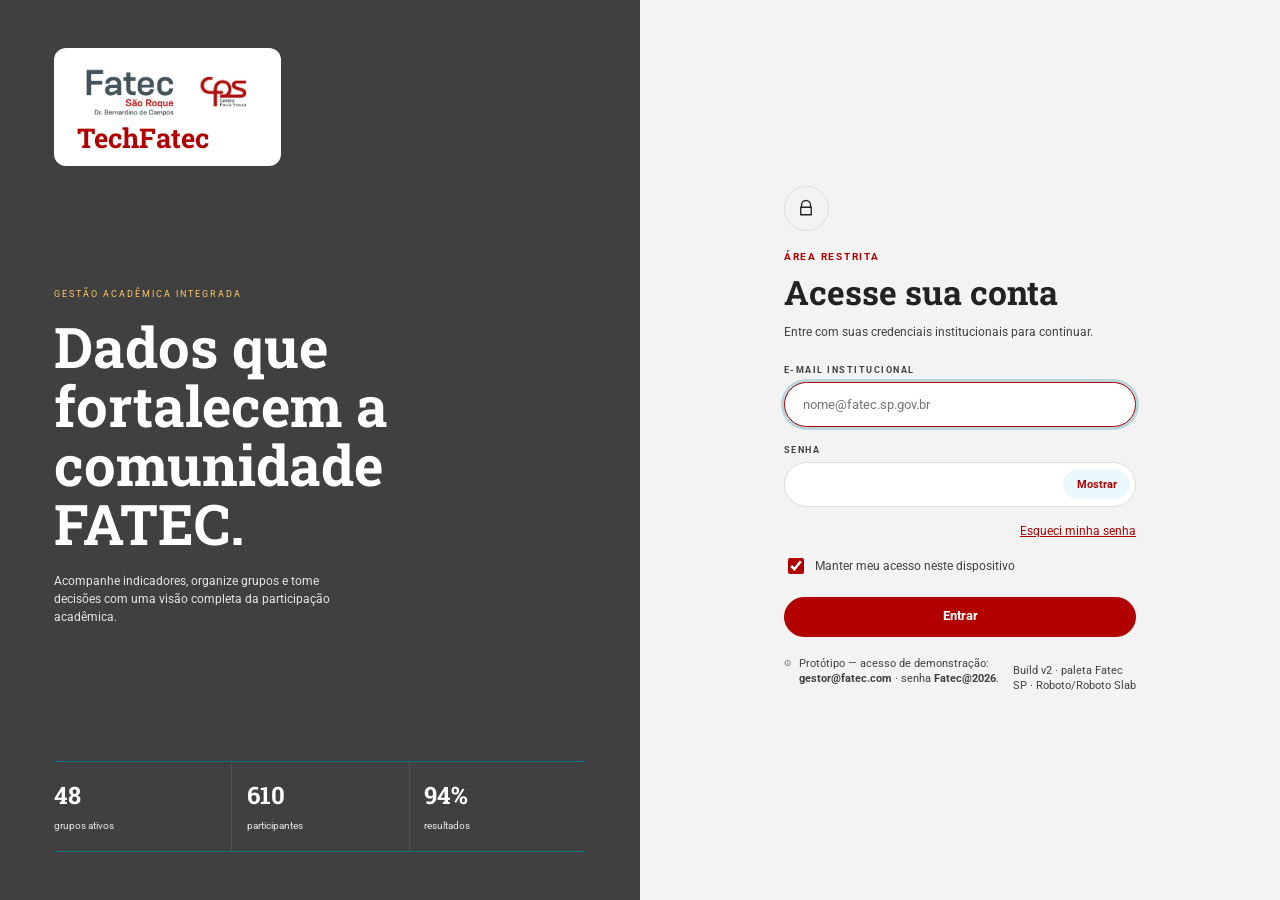
<file: index.html>
<!DOCTYPE html>
<html lang="pt-BR">
<head>
<meta charset="utf-8">
<meta name="viewport" content="width=device-width, initial-scale=1">
<title>Entrar · TechFatec</title>
<link rel="stylesheet" href="css/style.css?v=20261116e">
</head>
<body>
<noscript><p style="padding:2rem">O TechFatec precisa de JavaScript ativado.</p></noscript>
<div id="root"></div>
<script src="js/core.js?v=20261116e"></script>
<script src="js/dados.js?v=20261116e"></script>
<script src="js/charts.js?v=20261116e"></script>
<script src="js/login.js?v=20261116e"></script>
</body>
</html>
</file>
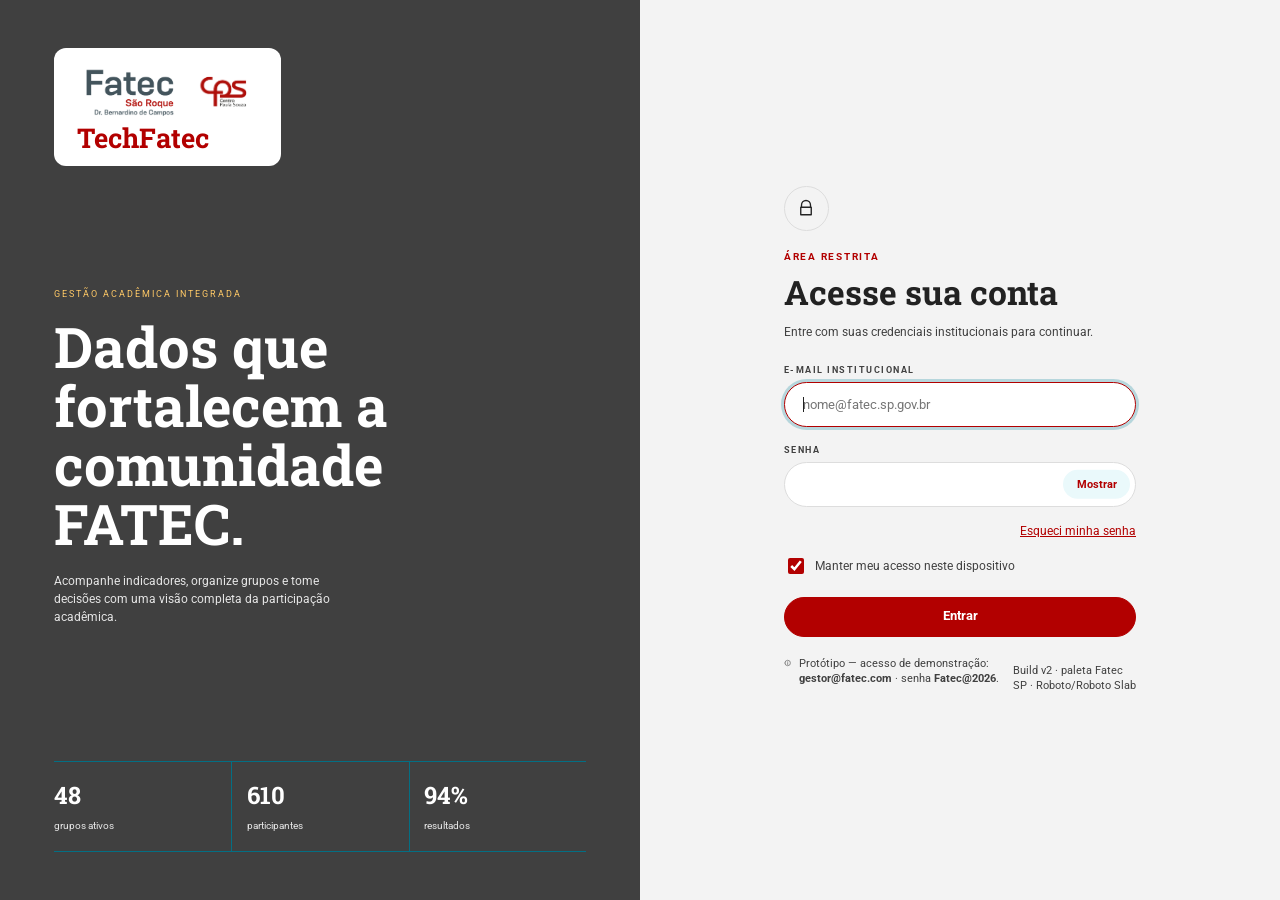
<file: assistente.html>
<!DOCTYPE html>
<html lang="pt-BR">
<head>
<meta charset="utf-8">
<meta name="viewport" content="width=device-width, initial-scale=1">
<title>Assistente de relatórios · TechFatec</title>
<link rel="stylesheet" href="css/style.css?v=20261116e">
</head>
<body>
<noscript><p style="padding:2rem">O TechFatec precisa de JavaScript ativado.</p></noscript>
<div id="root"></div>
<script src="js/core.js?v=20261116e"></script>
<script src="js/dados.js?v=20261116e"></script>
<script src="js/charts.js?v=20261116e"></script>
<script src="js/assistente.js?v=20261116e"></script>
</body>
</html>
</file>
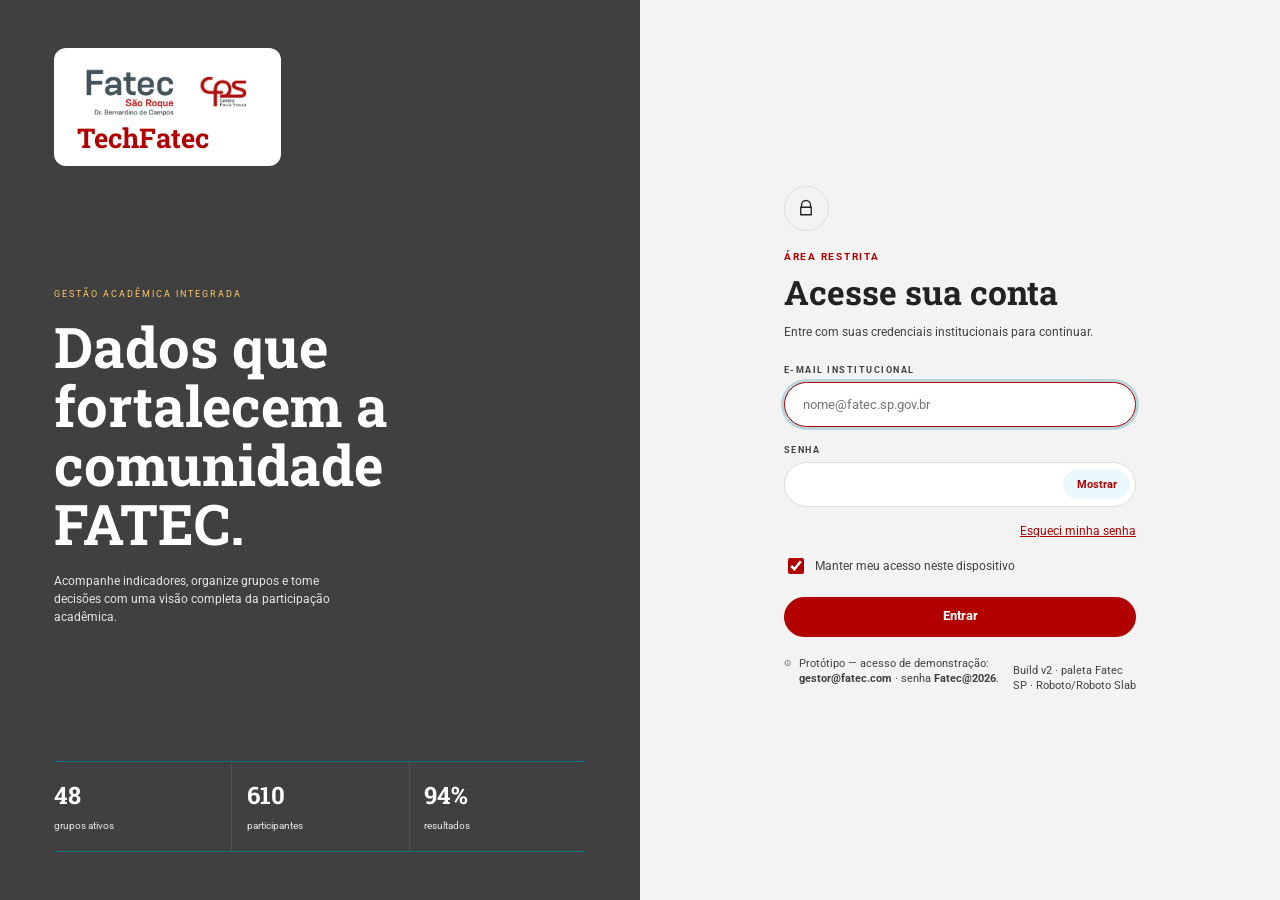
<file: dashboard.html>
<!DOCTYPE html>
<html lang="pt-BR">
<head>
<meta charset="utf-8">
<meta name="viewport" content="width=device-width, initial-scale=1">
<title>Dashboard Gestor · TechFatec</title>
<link rel="stylesheet" href="css/style.css?v=20261116e">
</head>
<body>
<noscript><p style="padding:2rem">O TechFatec precisa de JavaScript ativado.</p></noscript>
<div id="root"></div>
<script src="js/core.js?v=20261116e"></script>
<script src="js/dados.js?v=20261116e"></script>
<script src="js/charts.js?v=20261116e"></script>
<script src="js/dashboard.js?v=20261116e"></script>
</body>
</html>
</file>
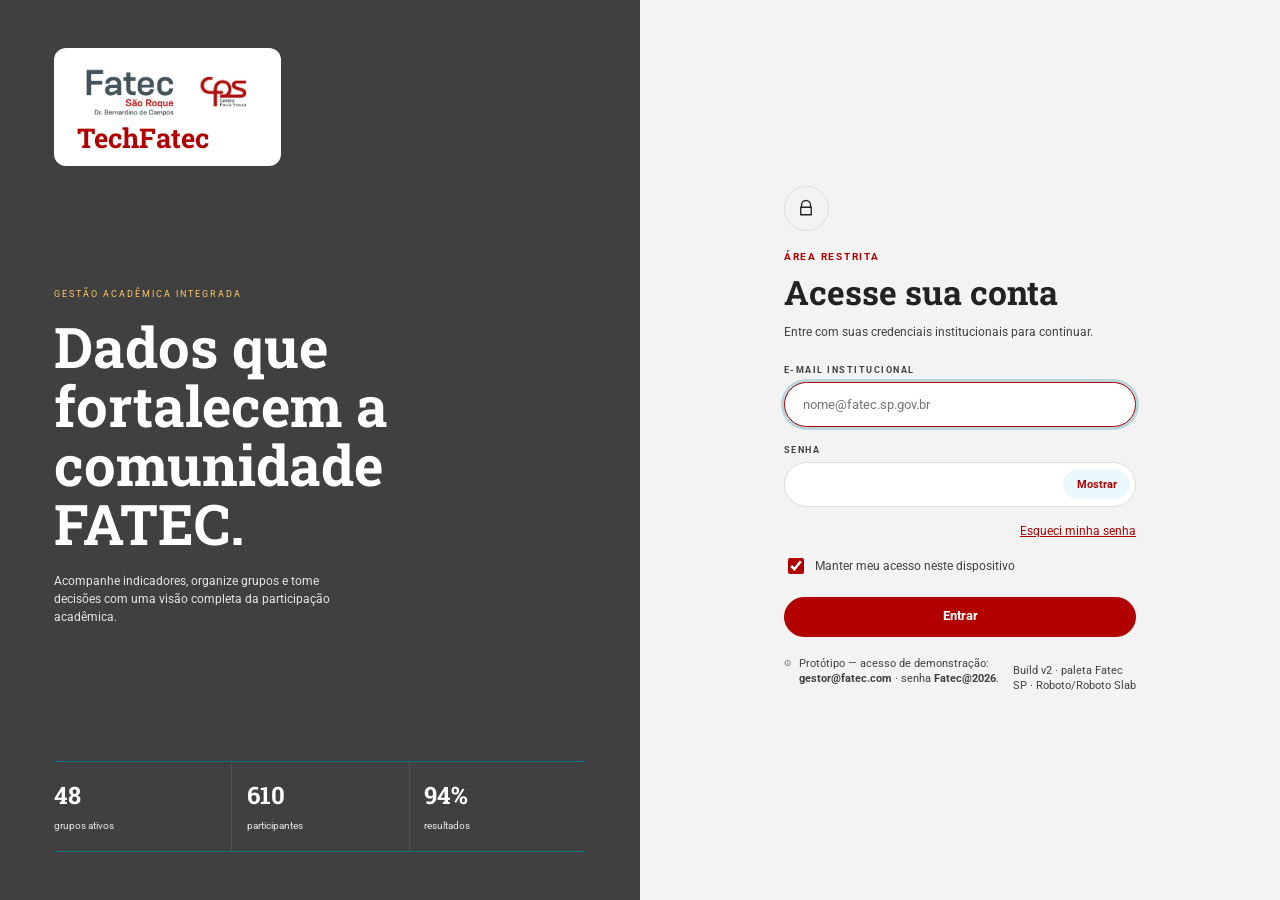
<file: participacao.html>
<!DOCTYPE html>
<html lang="pt-BR">
<head>
<meta charset="utf-8">
<meta name="viewport" content="width=device-width, initial-scale=1">
<title>Indicadores de Participação · TechFatec</title>
<link rel="stylesheet" href="css/style.css?v=20261116e">
</head>
<body>
<noscript><p style="padding:2rem">O TechFatec precisa de JavaScript ativado.</p></noscript>
<div id="root"></div>
<script src="js/core.js?v=20261116e"></script>
<script src="js/dados.js?v=20261116e"></script>
<script src="js/charts.js?v=20261116e"></script>
<script src="js/participacao.js?v=20261116e"></script>
</body>
</html>
</file>
<file: css/style.css>
/* ==========================================================================
   TechFatec — estilos compartilhados
   Paleta do site da Fatec São Paulo (vermelho + cinzas + verdes-azulados)
   ========================================================================== */
/* Fontes locais (Roboto e Roboto Slab, licença Apache 2.0): funcionam sem internet */
@font-face { font-family: "Roboto"; font-style: normal; font-weight: 400; font-display: swap; src: url("../fonts/roboto-latin-400-normal.woff2") format("woff2"); }
@font-face { font-family: "Roboto"; font-style: normal; font-weight: 500; font-display: swap; src: url("../fonts/roboto-latin-500-normal.woff2") format("woff2"); }
@font-face { font-family: "Roboto"; font-style: normal; font-weight: 700; font-display: swap; src: url("../fonts/roboto-latin-700-normal.woff2") format("woff2"); }
@font-face { font-family: "Roboto"; font-style: italic; font-weight: 400; font-display: swap; src: url("../fonts/roboto-latin-400-italic.woff2") format("woff2"); }
@font-face { font-family: "Roboto Slab"; font-style: normal; font-weight: 300; font-display: swap; src: url("../fonts/roboto-slab-latin-300-normal.woff2") format("woff2"); }
@font-face { font-family: "Roboto Slab"; font-style: normal; font-weight: 400; font-display: swap; src: url("../fonts/roboto-slab-latin-400-normal.woff2") format("woff2"); }
@font-face { font-family: "Roboto Slab"; font-style: normal; font-weight: 500; font-display: swap; src: url("../fonts/roboto-slab-latin-500-normal.woff2") format("woff2"); }
@font-face { font-family: "Roboto Slab"; font-style: normal; font-weight: 700; font-display: swap; src: url("../fonts/roboto-slab-latin-700-normal.woff2") format("woff2"); }

:root {
  /* Paleta do site da Fatec São Paulo */
  --vermelho: #b20000; --vermelho-escuro: #8a0000; --vermelho-claro: #b20000;
  --cinza: #404040; --cinza-forte: #373737; --cinza-suave: #666; --cinza-clarinho: #f3f3f3; --rosa: #fbeaea; --rosa2: #fdecea; --rosa3: #fff8f7; --cinza-borda: #bdbdbd; --cinza-fundo2: #fafafa;
  --verm-escuro-bg: #b20000; --verde-transp: #eaf9fb; --verde-claro: #2bb8c9; --verde-suave: #036f84; --verde-medio: #008099;
  --verde-escuro: #005c6d; --verde-preto: #404040; --preto: #222; --azul: #2bb8c9;
  --borda-imagem: #2f2f2f; --laranja: #ffc966;
  /* Papéis no sistema */
  --bg: var(--cinza-clarinho);
  --card: #fff;
  --ink: var(--preto);
  --muted: var(--cinza);
  --line: #dddddd;
  --brand: var(--vermelho);
  --brand-d: var(--vermelho-claro);
  --brand-dd: var(--verde-escuro);
  --pink: var(--verde-claro);
  --pink-l: var(--verde-transp);
  --green: var(--verde-escuro);
  --green-l: var(--verde-transp);
  --blue: var(--verde-medio);
  --blue-l: var(--verde-transp);
  --warn: var(--laranja);
  --radius: 22px;
  --bw: 1px;
  --shadow: 0 10px 30px -14px rgba(1, 36, 43, .4);
  /* Fontes do site Fatec SP: Roboto (texto/menus) e Roboto Slab (títulos) */
  --fonte: "Roboto", system-ui, -apple-system, "Segoe UI", Arial, sans-serif;
  --fonte-titulo: "Roboto Slab", Georgia, "Times New Roman", serif;
  --serif: var(--fonte-titulo);
  --sans: var(--fonte);
}
html { font-size: 100%; }
html.fs-sm { font-size: 87.5%; }
html.fs-lg { font-size: 118%; }
html.hc {
  --bg: #fff; --card: #fff; --ink: #000; --muted: #000; --line: #000;
  --brand: #b20000; --pink: #008099; --pink-l: #eaf9fb; --bw: 2px;
}
*, *::before, *::after { box-sizing: border-box; }
body {
  margin: 0; background: var(--bg); color: var(--ink);
  font-family: var(--sans); font-size: .95rem; line-height: 1.45;
  -webkit-font-smoothing: antialiased;
}
a { color: inherit; }
button, select, input { font: inherit; color: inherit; }
button { cursor: pointer; }
:focus-visible { outline: 3px solid var(--brand); outline-offset: 2px; }
.sr-only { position: absolute; width: 1px; height: 1px; overflow: hidden; clip: rect(0 0 0 0); white-space: nowrap; }
.wrap { width: 100%; max-width: 1180px; margin: 0 auto; padding: 0 32px; }
.hidden { display: none !important; }
.skip { position: absolute; left: -999px; top: 0; background: var(--ink); color: #fff; padding: .6rem 1rem; z-index: 99; }
.skip:focus { left: 0; }

/* ---------- acessibilidade (barra superior) ---------- */
.a11y { display: flex; justify-content: center; align-items: center; gap: .5rem; padding: .9rem 1rem .4rem; flex-wrap: wrap; }
.a11y .rot { font-size: .62rem; letter-spacing: .16em; text-transform: uppercase; color: var(--muted); margin-right: .35rem; }
.chip {
  border: var(--bw) solid var(--ink); background: transparent; border-radius: 999px;
  padding: .28rem .8rem; font-size: .72rem; line-height: 1.2; min-width: 2.2rem;
}
.chip[aria-pressed="true"] { background: var(--ink); color: #fff; }
.chip.hc[aria-pressed="true"] { background: var(--brand); border-color: var(--brand); color: #fff; }
.chip.hc { letter-spacing: .12em; text-transform: uppercase; font-size: .62rem; padding: .34rem .9rem; }

/* ---------- cabeçalho ---------- */
.top { border-bottom: var(--bw) solid var(--line); background: var(--bg); }
.top .wrap { display: flex; align-items: center; gap: 2rem; min-height: 4.4rem; }
.logo { display: flex; align-items: center; gap: .9rem; text-decoration: none; white-space: nowrap; }
.logos { display: inline-flex; align-items: center; gap: .9rem; }
.logo-img { height: 2.7rem; width: auto; display: block; }
.logo-img.logo-cps { height: 2.3rem; }
.logo-nome { font-family: var(--serif); font-size: 1.3rem; font-weight: 600; line-height: 1; }
.logo .logo-nome { padding-left: .9rem; border-left: 1px solid var(--line); }
.logo-nome span { color: var(--brand); }
.plate { background: #fff; border-radius: 10px; padding: .55rem .8rem; display: inline-flex; }
.foot-brand { display: flex; align-items: center; gap: .9rem; flex-wrap: wrap; }
.foot-brand .logo-nome { color: #fff; } .foot-brand .logo-nome span { color: var(--verm-escuro-bg); }
.nav { display: flex; gap: 1.6rem; margin: 0 auto; font-size: .78rem; }
.nav a { text-decoration: none; padding: .3rem 0; border-bottom: 2px solid transparent; color: var(--cinza); white-space: nowrap; }
html.hc .nav a { color: #000; }
.nav a:hover { color: var(--ink); }
.nav a[aria-current="page"] { color: var(--ink); font-weight: 700; border-bottom-color: var(--brand); }
.user { display: flex; align-items: center; gap: .7rem; font-size: .78rem; position: relative; }
.pill-role { border: var(--bw) solid var(--ink); border-radius: 999px; padding: .32rem 1rem; font-size: .62rem; letter-spacing: .14em; text-transform: uppercase; font-weight: 600; }
.icon-btn { background: transparent; border: 0; padding: .3rem; border-radius: 50%; display: grid; place-items: center; }
.avatar { width: 1.9rem; height: 1.9rem; border-radius: 50%; background: var(--ink); color: #fff; display: grid; place-items: center; font-size: .7rem; font-weight: 700; }
.link-btn { background: none; border: 0; padding: .2rem; color: var(--muted); }
.link-btn:hover { color: var(--brand); }
.popover {
  position: absolute; right: 0; top: 2.8rem; width: 19rem; background: var(--card); border: var(--bw) solid var(--line);
  border-radius: 16px; box-shadow: var(--shadow); padding: 1rem; z-index: 40;
}
.popover h2 { font-family: var(--serif); font-size: 1.05rem; margin: 0 0 .5rem; font-weight: 600; }
.popover ul { list-style: none; margin: 0; padding: 0; display: grid; gap: .55rem; font-size: .8rem; }
.popover li::before { content: "●"; color: var(--brand); margin-right: .5rem; font-size: .6rem; vertical-align: middle; }

/* ---------- página ---------- */
main { padding: 2.2rem 0 4rem; min-height: 60vh; }
.crumb { font-size: .6rem; letter-spacing: .18em; text-transform: uppercase; color: var(--muted); margin: 0 0 1.1rem; }
.crumb a { color: var(--brand); text-decoration: none; font-weight: 700; }
.title { font-family: var(--serif); font-weight: 400; font-size: clamp(2rem, 4.6vw, 3.1rem); line-height: 1.1; margin: 0 0 1.6rem; letter-spacing: -.01em; }
.title em { color: var(--brand); font-style: normal; font-weight: 500; }
.kicker { font-size: .6rem; letter-spacing: .18em; text-transform: uppercase; color: var(--brand); font-weight: 700; margin: 2rem 0 .5rem; }
h2.sec { font-family: var(--serif); font-weight: 600; font-size: 1.7rem; margin: 0; }
.muted { color: var(--muted); }
.small { font-size: .75rem; }
.card { background: var(--card); border: var(--bw) solid var(--line); border-radius: var(--radius); padding: 1.3rem 1.5rem; }
.card h3 { font-family: var(--serif); font-weight: 600; font-size: 1.2rem; margin: 0; }
.card .sub { font-size: .72rem; color: var(--muted); margin: .15rem 0 1rem; }

/* ---------- filtros ---------- */
.filtros { border: var(--bw) solid var(--ink); border-radius: 28px; padding: 1.1rem 1.4rem; background: var(--card); }
html:not(.hc) .filtros { border-color: var(--line); }
.filtros .grid { display: flex; gap: 1rem; align-items: flex-end; flex-wrap: wrap; }
.field { display: grid; gap: .3rem; flex: 1 1 11rem; min-width: 9rem; }
.field label, .lbl { font-size: .58rem; letter-spacing: .16em; text-transform: uppercase; color: var(--muted); font-weight: 700; }
.sel {
  appearance: none; -webkit-appearance: none; width: 100%; border: var(--bw) solid var(--line); background: var(--bg) url("data:image/svg+xml,%3Csvg xmlns='http://www.w3.org/2000/svg' width='12' height='8' viewBox='0 0 12 8'%3E%3Cpath d='M1 1.5l5 5 5-5' fill='none' stroke='%2316110f' stroke-width='1.6' stroke-linecap='round' stroke-linejoin='round'/%3E%3C/svg%3E") no-repeat right .9rem center;
  border-radius: 999px; padding: .55rem 2.2rem .55rem 1rem; font-size: .78rem;
}
html.hc .sel { border-color: #000; }
.sel:focus { border-color: var(--brand); }
.btn {
  border: var(--bw) solid var(--brand); background: var(--brand); color: #fff; border-radius: 999px;
  padding: .62rem 1.5rem; font-size: .8rem; font-weight: 600; text-decoration: none; display: inline-block; text-align: center;
  transition: background .15s, transform .05s;
}
.btn:hover:not(:disabled) { background: var(--brand-d); }
.btn:active:not(:disabled) { transform: translateY(1px); }
.btn:disabled { opacity: .45; cursor: not-allowed; }
.btn.ghost { background: transparent; color: var(--ink); border-color: var(--ink); }
.btn.ghost:hover:not(:disabled) { background: var(--ink); color: #fff; }
.btn.block { display: block; width: 100%; }
.resumo-filtro { font-size: .72rem; color: var(--muted); margin: .7rem .2rem 0; }
.resumo-filtro + .resumo-filtro { margin-top: .2rem; }

/* ---------- KPIs ---------- */
.kpis { display: grid; gap: 1rem; margin: 1.4rem 0 .5rem; grid-template-columns: repeat(auto-fit, minmax(10.5rem, 1fr)); }
.kpis.c3 { grid-template-columns: repeat(3, 1fr); } .kpis.c5 { grid-template-columns: repeat(5, 1fr); }
.grid2.w { grid-template-columns: 1fr 1.6fr; }
.kpi { background: var(--card); border: var(--bw) solid var(--line); border-radius: 18px; padding: 1.1rem 1.2rem; }
html.hc .kpi { border-color: #000; }
.kpi .n { font-family: var(--serif); font-size: 2.3rem; line-height: 1; color: var(--brand); display: block; font-weight: 600; }
.kpi .t { font-size: .72rem; color: var(--ink); margin-top: .5rem; display: block; }
.kpi .d { font-size: .66rem; color: var(--muted); display: block; margin-top: .1rem; }
.kpi.dark { background: var(--verde-preto); border-color: var(--verde-preto); } .kpi.dark .n, .kpi.dark .t { color: #fff; } .kpi.dark .d { color: #fff; opacity: .9; }
.kpi.red { background: var(--brand); border-color: var(--brand); } .kpi.red .n, .kpi.red .t { color: #fff; } .kpi.red .d { color: #fff; opacity: .9; }

/* ---------- tabela escura ---------- */
.tbl-wrap { border: var(--bw) solid var(--line); border-radius: 16px; overflow: hidden; background: var(--card); box-shadow: var(--shadow); }
table.t { width: 100%; border-collapse: collapse; font-size: .8rem; }
table.t thead th { background: var(--verde-preto); color: #fff; text-align: left; font-size: .58rem; letter-spacing: .16em; text-transform: uppercase; padding: .95rem 1.2rem; font-weight: 600; }
table.t td { padding: .95rem 1.2rem; border-top: var(--bw) solid var(--line); vertical-align: middle; }
table.t td:first-child { font-weight: 700; }
table.t tbody tr:hover { background: var(--pink-l); }
table.t .num { text-align: right; }
.pillst { display: inline-block; border-radius: 999px; padding: .2rem .75rem; font-size: .62rem; font-weight: 700; letter-spacing: .03em; white-space: nowrap; }
.st-Concluído { background: var(--verde-transp); color: var(--verde-escuro); border: 1px solid var(--verde-claro); }
.st-Avançado { background: var(--verde-medio); color: #fff; }
.st-Em { background: var(--laranja); color: var(--preto); }
.st-Atrasado { background: var(--brand); color: #fff; }
.prog { display: inline-flex; align-items: center; gap: .55rem; font-size: .7rem; color: var(--muted); }
.prog .bar { width: 5.2rem; height: .38rem; background: var(--line); border-radius: 9px; overflow: hidden; }
.prog .bar i { display: block; height: 100%; background: var(--brand); border-radius: 9px; }
.vazio { text-align: center; padding: 2.4rem 1rem; color: var(--muted); font-size: .85rem; border: 1px dashed var(--line); border-radius: 16px; background: var(--card); }

/* ---------- dashboard: lista de projetos ---------- */
.proj-head { display: flex; justify-content: space-between; align-items: flex-end; gap: 1rem; flex-wrap: wrap; margin-bottom: 1rem; }
.proj-tools { display: flex; gap: .6rem; align-items: center; flex-wrap: wrap; }
.search { border: var(--bw) solid var(--line); border-radius: 999px; background: var(--card); padding: .5rem 1rem; font-size: .75rem; min-width: 13rem; }
.seg { display: inline-flex; border: var(--bw) solid var(--ink); border-radius: 999px; padding: 2px; }
.seg button { border: 0; background: transparent; border-radius: 999px; padding: .32rem .8rem; font-size: .62rem; font-weight: 700; }
.seg button[aria-pressed="true"] { background: var(--ink); color: #fff; }
.grp { margin-bottom: 1.2rem; border: var(--bw) solid var(--line); border-radius: 16px; overflow: hidden; background: var(--card); }
.grp-h { display: flex; justify-content: space-between; align-items: center; gap: 1rem; padding: 1rem 1.3rem; flex-wrap: wrap; }
.grp-h h3 { font-family: var(--serif); font-size: 1.05rem; margin: 0; font-weight: 600; }
.grp-h .meta { font-size: .66rem; color: var(--muted); }
.grp-h .tot { font-size: .66rem; color: var(--muted); display: flex; gap: 1.1rem; }
.grp table.t { font-size: .78rem; table-layout: fixed; }
.grp table.t th:first-child { width: 38%; }
.grp .tbl-wrap { border: 0; border-radius: 0; box-shadow: none; }

/* ---------- gráficos ---------- */
.grid2 { display: grid; grid-template-columns: 1fr 1fr; gap: 1.2rem; margin-top: 1.2rem; }
.grid3 { display: grid; grid-template-columns: repeat(3, 1fr); gap: 1.2rem; margin-top: 1.2rem; }
.bars-v { display: flex; align-items: flex-end; gap: .8rem; height: 11rem; padding-top: 1.4rem; border-bottom: var(--bw) solid var(--line); }
.bars-v .c { flex: 1; display: flex; flex-direction: column; justify-content: flex-end; align-items: center; height: 100%; position: relative; min-width: 0; }
.bars-v .c b { font-size: .62rem; margin-bottom: .25rem; }
.bars-v .c i { display: block; width: 100%; max-width: 3.2rem; background: var(--pink); border-radius: 6px 6px 0 0; min-height: 2px; }
.bars-v .c.hl i { background: var(--brand); }
.bars-l { display: flex; gap: .8rem; margin-top: .4rem; }
.bars-l span { flex: 1; text-align: center; font-size: .6rem; color: var(--muted); }
.bars-l span.hl { color: var(--ink); font-weight: 700; }
.bars-h { display: grid; gap: .55rem; }
.bars-h .r { display: grid; grid-template-columns: 10.5rem 1fr 3.4rem; gap: .7rem; align-items: center; font-size: .68rem; }
.bars-h.estreito .r { grid-template-columns: 6.4rem 1fr 1.6rem; }
.bars-h .r .l { text-align: right; color: var(--cinza); overflow: hidden; text-overflow: ellipsis; white-space: nowrap; }
.bars-h.estreito .r .l { text-align: left; }
.bars-h .r .tr { height: .6rem; background: var(--pink-l); border-radius: 9px; overflow: hidden; }
.bars-h.escuro .r .tr { background: var(--verde-transp); }
.bars-h .r .tr i { display: block; height: 100%; background: var(--brand); border-radius: 9px; }
.bars-h .r .v { font-weight: 700; text-align: right; }
.bars-h.estreito .r .v { text-align: right; }
.scroll-y { max-height: 14.5rem; overflow-y: auto; padding-right: .4rem; }
.legend { display: flex; flex-wrap: wrap; gap: .4rem 1rem; font-size: .66rem; color: var(--cinza); margin-top: .8rem; justify-content: center; }
.legend i { display: inline-block; width: .6rem; height: .6rem; border-radius: 50%; margin-right: .35rem; vertical-align: middle; }
.chart-c { display: grid; place-items: center; position: relative; }
.chart-c .mid { position: absolute; text-align: center; line-height: 1.1; }
.chart-c .mid b { font-family: var(--serif); font-size: 1.9rem; font-weight: 600; display: block; }
.chart-c .mid span { font-size: .62rem; color: var(--muted); }
svg text { font-family: var(--sans); }
.heat { display: grid; grid-template-columns: 2.4rem repeat(5, 1fr); gap: 4px; font-size: .66rem; }
.heat .h { text-align: center; color: var(--muted); font-size: .6rem; padding-bottom: .15rem; }
.heat .rw { color: var(--muted); display: flex; align-items: center; font-size: .62rem; }
.heat .cell { border-radius: 5px; padding: .6rem 0; text-align: center; font-size: .66rem; font-weight: 600; }
.l0 { background: var(--verde-transp); color: var(--verde-preto); } .l1 { background: var(--verde-claro); color: var(--verde-preto); }
.l2 { background: var(--verde-medio); color: #fff; } .l3 { background: var(--verde-escuro); color: #fff; }
.heat-leg { display: flex; align-items: center; gap: .3rem; font-size: .6rem; color: var(--muted); margin-top: .7rem; }
.heat-leg i { width: 1.1rem; height: .55rem; border-radius: 3px; display: inline-block; }
.meta-bar { position: relative; height: 1rem; background: var(--pink-l); border-radius: 9px; margin: 1.6rem 0 .3rem; }
.meta-bar i { position: absolute; inset: 0 auto 0 0; background: var(--brand); border-radius: 9px; }
.meta-bar u { position: absolute; top: -.35rem; bottom: -.35rem; width: 2px; background: var(--ink); text-decoration: none; }
.meta-bar s { position: absolute; top: -1.2rem; font-size: .58rem; letter-spacing: .08em; text-decoration: none; transform: translateX(-100%); white-space: nowrap; }
.meta-ends { display: flex; justify-content: space-between; font-size: .6rem; color: var(--muted); }
.leitura p { font-size: .88rem; line-height: 1.6; margin: 0; }

/* ---------- rodapé ---------- */
.foot { background: var(--verde-preto); color: #fff; padding: 1.6rem 0 2.4rem; margin-top: 2rem; border-top: 5px solid var(--vermelho-claro); }
.foot .wrap { display: grid; grid-template-columns: 1.6fr 1fr 1fr 1fr; gap: 2rem; max-width: 1100px; align-items: start; }
.foot p { color: #e6e6e6; font-size: .72rem; max-width: 15rem; margin: .5rem 0 0; }
.foot h2 { font-size: .58rem; letter-spacing: .18em; text-transform: uppercase; color: var(--laranja); margin: 0 0 .7rem; font-weight: 700; }
html.hc .foot h2 { color: var(--laranja); }
.foot ul { list-style: none; margin: 0; padding: 0; display: grid; gap: .55rem; font-size: .74rem; }
.foot a { text-decoration: none; color: #e6e6e6; } .foot a:hover { text-decoration: underline; }

/* ---------- botão flutuante e toast ---------- */
.fab { position: fixed; right: 1.4rem; bottom: 1.4rem; width: 3rem; height: 3rem; border-radius: 50%; background: var(--brand); border: 3px solid var(--laranja); color: #fff; display: grid; place-items: center; box-shadow: var(--shadow); z-index: 30; text-decoration: none; }
.toast { position: fixed; left: 50%; bottom: 1.6rem; transform: translateX(-50%); background: var(--ink); color: #fff; padding: .7rem 1.2rem; border-radius: 999px; font-size: .78rem; z-index: 60; box-shadow: var(--shadow); max-width: 90vw; }
.toast.ok { background: var(--green); } .toast.err { background: var(--brand); }

/* ---------- login ---------- */
.login { display: grid; grid-template-columns: 1fr 1fr; min-height: 100vh; }
.login-art { background: var(--verde-preto); color: #fff; padding: 3rem 3.4rem; display: flex; flex-direction: column; justify-content: space-between; }
.login-art .kick { font-size: .56rem; letter-spacing: .22em; text-transform: uppercase; color: var(--laranja); margin: 0 0 1rem; }
.login-art h1 { font-family: var(--serif); font-weight: 600; font-size: clamp(2.4rem, 4.4vw, 3.5rem); line-height: 1.05; margin: 0 0 1.2rem; }
.login-art p.lead { color: #e6e6e6; font-size: .78rem; max-width: 19rem; }
.login-art .stats { display: grid; grid-template-columns: repeat(3, 1fr); border-top: 1px solid var(--verde-suave); border-bottom: 1px solid var(--verde-suave); }
.login-art .stats div { padding: 1rem 0 1rem .9rem; border-left: 1px solid var(--verde-suave); }
.login-art .stats div:first-child { border-left: 0; padding-left: 0; }
.login-art .stats b { font-family: var(--serif); font-size: 1.5rem; font-weight: 600; display: block; }
.login-art .stats span { font-size: .6rem; color: #e6e6e6; }
.login-form { display: grid; place-items: center; padding: 2rem; position: relative; }
.login-form .box { width: 100%; max-width: 22rem; }
.lock { width: 2.8rem; height: 2.8rem; border: var(--bw) solid var(--line); border-radius: 50%; display: grid; place-items: center; margin-bottom: 1.2rem; }
.login-form h2 { font-family: var(--serif); font-weight: 600; font-size: 2.1rem; margin: .3rem 0 .4rem; }
.login-form .help { font-size: .72rem; color: var(--muted); margin: 0 0 1.4rem; }
.inp { width: 100%; border: var(--bw) solid var(--line); background: var(--card); border-radius: 999px; padding: .75rem 1.1rem; font-size: .82rem; }
.inp:focus { border-color: var(--brand); outline: none; box-shadow: 0 0 0 3px rgba(0, 128, 153, .25); }
.inp.err { border-color: var(--brand); }
.fld { margin-bottom: 1rem; }
.fld .lbl { display: block; margin-bottom: .35rem; }
.pw { position: relative; }
.pw .inp { padding-right: 4.8rem; }
.pw .tog { position: absolute; right: .35rem; top: 50%; transform: translateY(-50%); border: 0; background: var(--pink-l); color: var(--brand); border-radius: 999px; padding: .4rem .85rem; font-size: .68rem; font-weight: 700; }
.row-between { display: flex; justify-content: space-between; align-items: center; gap: .6rem; margin: .1rem 0 1rem; font-size: .72rem; }
.lnk { color: var(--brand); text-decoration: underline; background: none; border: 0; padding: 0; font-size: .72rem; }
.chk { display: flex; align-items: center; gap: .5rem; font-size: .72rem; color: var(--cinza); margin: 0 0 1.2rem; }
.chk input { accent-color: var(--brand); width: 1rem; height: 1rem; }
.errmsg { color: var(--brand); font-size: .7rem; margin: .4rem .3rem 0; display: flex; gap: .4rem; align-items: center; }
.demo { font-size: .66rem; color: var(--muted); margin-top: 1.2rem; display: flex; gap: .5rem; align-items: flex-start; }
.rec { min-height: 100vh; display: flex; flex-direction: column; }
.rec-body { flex: 1; display: grid; justify-items: center; align-content: start; padding: 1.5rem 1rem 3rem; text-align: center; }
.rec-body .crumb { text-align: left; width: 100%; max-width: 30rem; }
.rec-body h1 { font-family: var(--serif); font-weight: 600; font-size: clamp(2.2rem, 5vw, 3rem); margin: 0 0 .5rem; }
.rec-body h1 em { color: var(--brand); }
.rec-body > p { font-size: .8rem; color: var(--muted); max-width: 24rem; margin: 0 0 1.6rem; }
.rec-card { background: var(--card); border-radius: 18px; padding: 1.5rem; width: 100%; max-width: 21rem; box-shadow: var(--shadow); text-align: left; border: var(--bw) solid var(--line); }
.rec-card h2 { font-family: var(--serif); font-weight: 600; font-size: 1.3rem; margin: 0 0 .8rem; }
.rec-card h2 em { color: var(--brand); }
.rec-card .back { display: block; text-align: center; margin-top: 1rem; }
.mail { width: 2.6rem; height: 2.6rem; border-radius: 50%; background: var(--pink-l); color: var(--brand); display: grid; place-items: center; margin: 0 auto .8rem; }
.rec-card.center { text-align: center; }
.forca { display: flex; justify-content: space-between; font-size: .64rem; color: var(--muted); margin: .7rem 0 .3rem; } .forca b { color: var(--ink); }
.forca-bar { height: .3rem; background: var(--line); border-radius: 9px; overflow: hidden; } .forca-bar i { display: block; height: 100%; border-radius: 9px; transition: width .25s, background .25s; }
.reqs { list-style: none; margin: .8rem 0 1rem; padding: .7rem .8rem; background: var(--bg); border-radius: 10px; display: grid; gap: .35rem; font-size: .66rem; }
.reqs li { display: grid; grid-template-columns: 4.4rem 1fr; gap: .4rem; }
.reqs .p { color: var(--brand); font-weight: 700; } .reqs .a { color: var(--green); font-weight: 700; }
.stack { display: grid; gap: .6rem; }

/* ---------- assistente ---------- */
.ass { display: grid; grid-template-columns: 15rem minmax(0, 1fr) 15rem; gap: 1.2rem; align-items: start; }
.ass-col { background: var(--card); border: var(--bw) solid var(--line); border-radius: 18px; padding: 1.1rem; }
.ass-side { display: flex; flex-direction: column; gap: .3rem; max-height: 41rem; overflow-y: auto; }
.ass-side .lbl { margin: 1rem 0 .4rem; }
.conv { text-align: left; background: transparent; border: 0; border-left: 3px solid transparent; padding: .6rem .7rem; font-size: .76rem; font-weight: 600; display: block; width: 100%; line-height: 1.3; }
.conv small { display: block; color: var(--muted); font-weight: 400; font-size: .64rem; margin-top: .15rem; }
.conv[aria-current="true"] { background: var(--pink-l); border-left-color: var(--brand); }
.conv:hover { background: var(--pink-l); }
.rel { display: flex; gap: .6rem; align-items: center; padding: .55rem .2rem; border: 0; border-bottom: var(--bw) solid var(--line); background: none; text-align: left; font-size: .72rem; width: 100%; font-weight: 600; word-break: break-all; }
.rel small { display: block; color: var(--muted); font-weight: 400; font-size: .62rem; }
.pdf { flex: none; width: 1.6rem; height: 2rem; border: 1.5px solid var(--ink); border-radius: 3px; display: grid; place-items: center; font-size: .45rem; font-weight: 700; background: var(--card); }
.chat { display: flex; flex-direction: column; height: 41rem; padding: 0; overflow: hidden; }
.msgs { flex: 1; overflow-y: auto; padding: 1.2rem; display: flex; flex-direction: column; gap: 1rem; }
.m-user { align-self: flex-end; background: var(--ink); color: #fff; padding: .7rem 1.1rem; border-radius: 14px; max-width: 80%; font-size: .78rem; }
.m-bot { display: flex; gap: .6rem; align-items: flex-start; max-width: 95%; }
.m-bot .av { flex: none; width: 1.7rem; height: 1.7rem; border-radius: 50%; background: var(--brand); color: #fff; display: grid; place-items: center; font-size: .55rem; font-weight: 700; font-family: var(--serif); }
.m-bot .bub { background: var(--pink-l); border-radius: 14px; padding: .8rem 1rem; font-size: .78rem; display: grid; gap: .7rem; min-width: 0; }
.bub .gr { background: var(--card); border-radius: 10px; padding: .7rem .8rem; }
.bub .gr .gt { font-size: .56rem; letter-spacing: .12em; text-transform: uppercase; color: var(--muted); margin-bottom: .3rem; }
.bub .arq { display: flex; align-items: center; gap: .7rem; background: var(--card); border: var(--bw) solid var(--ink); border-radius: 10px; padding: .55rem .7rem; }
.bub .arq b { display: block; font-size: .74rem; } .bub .arq small { color: var(--muted); font-size: .62rem; }
.bub .arq .btn { margin-left: auto; padding: .35rem .9rem; font-size: .68rem; }
.bub ul { margin: 0; padding-left: 1.1rem; display: grid; gap: .25rem; }
.bub .bars-v { height: 6.5rem; padding-top: 1.2rem; border: 0; }
.sug { display: flex; gap: .45rem; flex-wrap: wrap; padding: .6rem 1.2rem 0; }
.sug button { border: var(--bw) solid var(--ink); background: var(--card); border-radius: 999px; padding: .32rem .8rem; font-size: .66rem; }
.sug button:hover { background: var(--ink); color: #fff; }
.composer { display: flex; gap: .5rem; padding: .8rem 1.2rem 1.1rem; }
.composer .inp { flex: 1; }
.send { flex: none; width: 2.5rem; height: 2.5rem; border-radius: 50%; border: 0; background: var(--brand); color: #fff; display: grid; place-items: center; }
.prev { border: var(--bw) solid var(--line); border-radius: 12px; padding: .8rem; margin: .4rem 0 1rem; }
.prev h4 { font-family: var(--serif); font-weight: 600; font-size: .95rem; margin: 0 0 .5rem; }
.prev .nums { display: flex; gap: 1rem; } .prev .nums b { font-family: var(--serif); font-size: 1.5rem; color: var(--brand); font-weight: 600; display: block; line-height: 1; } .prev .nums span { font-size: .56rem; color: var(--muted); }
.prev .mini { height: .3rem; border-radius: 9px; background: var(--line); margin-top: .6rem; overflow: hidden; } .prev .mini i { display: block; height: 100%; background: var(--brand); }
.mob-btns { display: none; gap: .6rem; margin: -.6rem 0 1rem; }
.drawer-x { display: none; }
.typing { color: var(--muted); font-style: italic; }

/* ---------- relatório imprimível ---------- */
.rpt { max-width: 780px; margin: 0 auto; padding: 2rem 1.5rem 4rem; }
.rpt h1 { font-family: var(--serif); font-weight: 600; font-size: 2.2rem; margin: .2rem 0 .3rem; }
.rpt h2 { font-family: var(--serif); font-weight: 600; font-size: 1.3rem; margin: 2rem 0 .6rem; border-bottom: 1px solid var(--line); padding-bottom: .3rem; }
.rpt .acoes { display: flex; gap: .6rem; margin-bottom: 1.4rem; }
@media print { .no-print, .a11y, .top, .foot, .fab { display: none !important; } body { background: #fff; } .rpt { padding: 0; } .card, .kpi { break-inside: avoid; } }

/* ---------- responsivo ---------- */
@media (max-width: 1080px) {
  .ass { grid-template-columns: minmax(0, 1fr) 15rem; }
  .ass-side.conv-col { display: none; }
  .grid3 { grid-template-columns: 1fr 1fr; }
}
@media (max-width: 860px) {
  .wrap { padding: 0 16px; }
  .top .wrap { flex-wrap: wrap; gap: .5rem 1rem; padding-top: .6rem; padding-bottom: .4rem; }
  .nav { order: 3; width: 100%; overflow-x: auto; margin: 0; gap: 1.2rem; padding-bottom: .3rem; }
  .user { margin-left: auto; }
  .pill-role { display: none; }
  .grid2, .grid3, .grid2.w { grid-template-columns: 1fr; }
  .kpis.c3, .kpis.c5 { grid-template-columns: 1fr 1fr; }
  .login { grid-template-columns: 1fr; } .login-art { min-height: 22rem; padding: 2rem 1.4rem; gap: 2rem; }
  .foot .wrap { grid-template-columns: 1fr 1fr; } .foot .wrap > div:first-child { grid-column: 1 / -1; }
  .bars-h .r { grid-template-columns: 7rem 1fr 3rem; }
  .ass { grid-template-columns: 1fr; }
  .ass-side, .ass-col.filt { display: none; }
  .ass-side.open, .ass-col.filt.open { display: flex; position: fixed; inset: 0; z-index: 70; border-radius: 0; max-height: none; overflow-y: auto; flex-direction: column; background: var(--bg); padding: 1.2rem; }
  .ass-col.filt.open { display: block; }
  .drawer-x { display: grid; place-items: center; align-self: flex-end; width: 2.2rem; height: 2.2rem; border-radius: 50%; border: var(--bw) solid var(--ink); background: transparent; margin-bottom: .8rem; }
  .mob-btns { display: flex; }
  .chat { height: 34rem; }
  .table-scroll { overflow-x: auto; } .table-scroll table.t { min-width: 36rem; }
}
@media (prefers-reduced-motion: reduce) { * { transition: none !important; animation: none !important; } }

@media (max-width: 1120px) { .top .wrap { flex-wrap: wrap; gap: .5rem 1rem; padding-top: .6rem; padding-bottom: .4rem; } .nav { order: 3; width: 100%; margin: 0; overflow-x: auto; } .user { margin-left: auto; } }
.top .logo-img { mix-blend-mode: multiply; }

.plate-col { flex-direction: column; align-items: flex-start; gap: .35rem; padding: .7rem 1rem .6rem; border-radius: 8px; }
.plate-col .logo-img { mix-blend-mode: multiply; }
.plate-col .logo-nome { color: var(--vermelho); }
.foot .plate-col .logo-nome span { color: var(--vermelho); }

.plate-lg { padding: 1rem 1.4rem .9rem; border-radius: 12px; }
.plate-lg .logo-img { height: 3.4rem; }
.plate-lg .logo-img.logo-cps { height: 2.9rem; }
.plate-lg .logo-nome { font-size: 1.7rem; }
.login-brand { display: block; }
@media (max-width: 860px) {
  .login-art { min-height: 0; }
  .login-art h1 { font-size: clamp(2rem, 9vw, 2.6rem); }
  .login-form { padding: 2rem 1.2rem 2.4rem; }
}
@media (max-width: 480px) {
  .plate-lg { padding: .8rem 1rem .7rem; }
  .plate-lg .logo-img { height: 2.6rem; }
  .plate-lg .logo-img.logo-cps { height: 2.2rem; }
  .plate-lg .logo-nome { font-size: 1.4rem; }
  .login-art { padding: 1.4rem 1.1rem; gap: 1.4rem; }
  .login-art .stats b { font-size: 1.25rem; }
  .login-art .stats div { padding: .8rem 0 .8rem .6rem; }
  .row-between { flex-wrap: wrap; }
  .top .logos { gap: .5rem; } .top .logo-img { height: 2rem; } .top .logo-img.logo-cps { height: 1.7rem; }
  .top .logo-nome { display: none; }
  .foot .wrap { grid-template-columns: 1fr; gap: 1.4rem; }
  .plate-col .logo-img { height: 2.4rem; } .plate-col .logo-img.logo-cps { height: 2rem; }
  .kpis.c3, .kpis.c5 { grid-template-columns: 1fr; }
  h1.title { font-size: clamp(1.9rem, 9vw, 2.4rem); }
}

/* ---------- responsivo v2 (correções) ---------- */
@media print { .table-scroll { overflow: visible !important; } .table-scroll table.t { min-width: 0 !important; } }
.nav { scrollbar-width: none; -webkit-overflow-scrolling: touch; } .nav::-webkit-scrollbar { display: none; }
.bub .arq { flex-wrap: wrap; min-width: 0; } .bub .arq > div { min-width: 0; overflow-wrap: anywhere; }
img, svg, canvas, video { max-width: 100%; }
.tbl-wrap { max-width: 100%; }
/* telas de toque e celulares: alvos de toque de pelo menos 40 px */
@media (max-width: 860px), (pointer: coarse) {
  .chip { min-height: 2.5rem; display: inline-flex; align-items: center; }
  .nav a { padding: .65rem 0; }
  .icon-btn { min-width: 2.5rem; min-height: 2.5rem; }
  .link-btn { min-height: 2.5rem; padding: .2rem .5rem; }
  .sel, .search, .inp { min-height: 2.75rem; }
  .seg button { min-height: 2.5rem; padding: .3rem 1rem; }
  .sug button { min-height: 2.5rem; }
  .bub .arq .btn { min-height: 2.5rem; }
  .crumb a { display: inline-block; padding: .55rem 0; }
  .foot a { display: inline-block; padding: .5rem 0; }
}
@media (max-width: 860px) {
  .search { min-width: 0; width: 100%; flex: 1 1 12rem; }
  .row-between, .tools, .filtros { flex-wrap: wrap; }
  .fab { right: 1rem; bottom: 1rem; }
  .foot { padding-bottom: 4.5rem; }
  .rpt { padding: 1.2rem 1rem 3rem; } .rpt h1 { font-size: 1.8rem; } .rpt .acoes { flex-wrap: wrap; }
  .rpt .acoes .btn { flex: 1 1 10rem; }
}
@media (max-width: 480px) {
  .a11y { gap: .35rem; padding: .6rem .8rem .2rem; flex-wrap: nowrap; justify-content: center; }
  .a11y .rot { display: none; }
  .a11y .chip { padding-left: .7rem; padding-right: .7rem; white-space: nowrap; }
  .a11y .chip.hc { padding-left: .8rem; padding-right: .8rem; }
  /* indicadores em duas colunas para a página não ficar enorme */
  .kpis, .kpis.c3, .kpis.c5 { grid-template-columns: 1fr 1fr; gap: .7rem; }
  .kpis > .kpi:last-child:nth-child(odd) { grid-column: 1 / -1; }
  .kpi { padding: .9rem 1rem; } .kpi .n { font-size: 1.9rem; }
  .card { padding: 1.1rem 1rem; }
  .chat { height: 30rem; } .msgs { padding: .9rem; }
  .sug { padding: .6rem .9rem 0; }
}
@media (max-width: 340px) { .kpi .n { font-size: 1.6rem; } .kpi .t { font-size: .68rem; } }
/* tabelas: coluna de progresso e prazo nunca se sobrepõem */
.prog { white-space: nowrap; } .prog .bar { flex: none; }
table.t td:last-child { white-space: nowrap; }
@media (max-width: 860px) {
  .kpis { grid-template-columns: repeat(auto-fit, minmax(12.5rem, 1fr)); }
  .kpis.c3, .kpis.c5 { grid-template-columns: 1fr 1fr; }
  .kpis.c3 > .kpi:last-child:nth-child(odd), .kpis.c5 > .kpi:last-child:nth-child(odd) { grid-column: 1 / -1; }
}
.prog { margin-right: 1rem; }
@media (max-width: 1080px) { .prog .bar { width: 3.6rem; } table.t th, table.t td { padding-left: .8rem; padding-right: .8rem; } }
table.t { table-layout: auto; }
table.t td:has(> .prog) { min-width: 9.5rem; }
@media (max-width: 480px) { .prog { margin-right: 0; } }
@media (max-width: 1080px) { .grp table.t { table-layout: auto; } }
</file>
